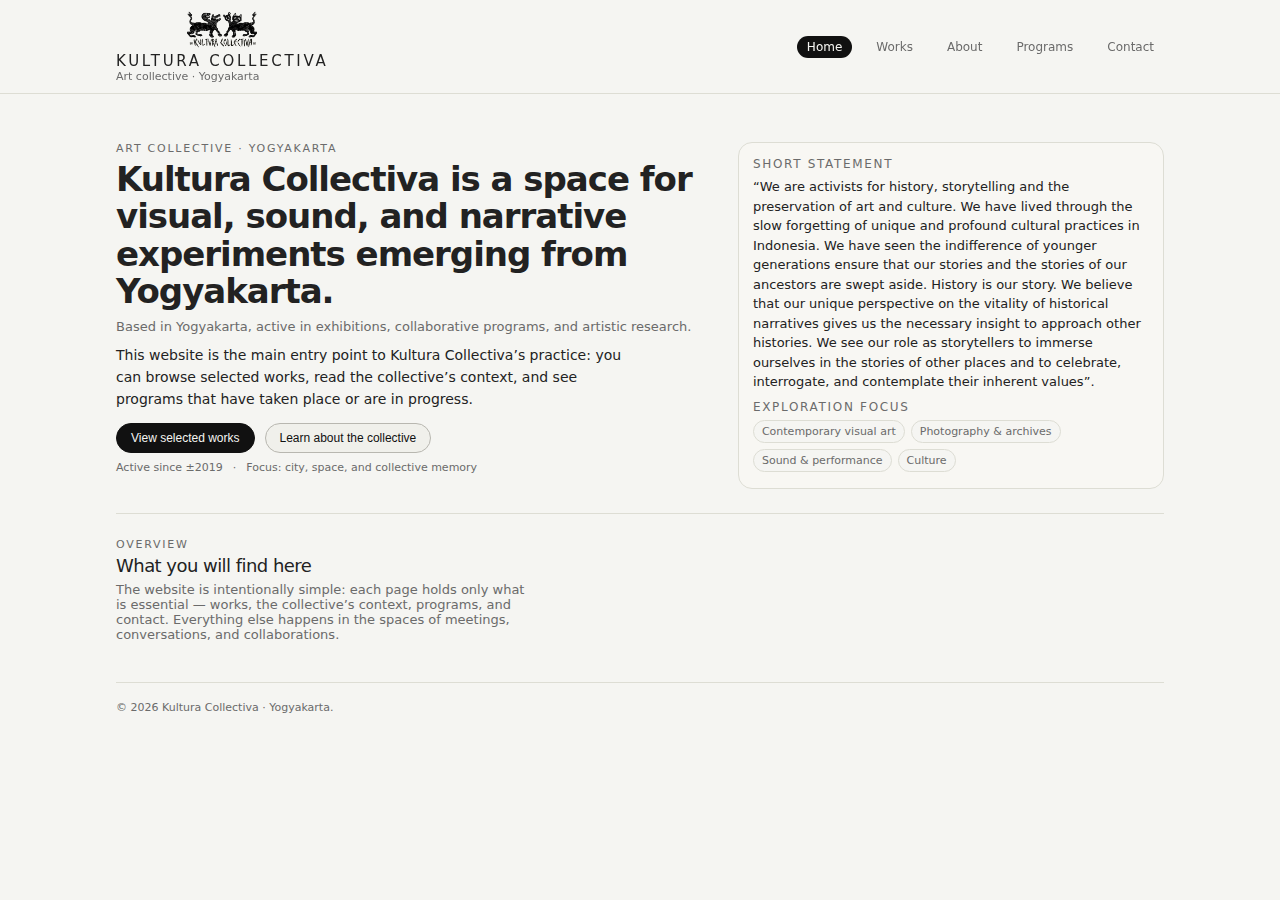
<file: index.html>
<!DOCTYPE html>
<html lang="en">
<head>
  <meta charset="UTF-8" />
  <meta name="viewport" content="width=device-width, initial-scale=1.0" />
  <title>Kultura Collectiva · Home</title>
  <link rel="stylesheet" href="style.css" />
</head>
<head><!-- Favicon -->
<link rel="icon" href="favicon.ico.ico" sizes="any">
<link rel="icon" type="image/png" href="favicon.png.png">
</head>
<body>
<header>
  <nav class="nav">
    <div class="nav-left">
  <img
    src="images/Kultura Logo.png"
    alt="Logo Kultura Collectiva"
    class="logo-mark"
  />
  <div>
    <div class="brand-title">KULTURA COLLECTIVA</div>
    <div class="brand-sub">Art collective · Yogyakarta</div>
  </div>
</div>

    </div>
    <div class="nav-links">
      <a href="index.html" class="nav-link active">Home</a>
      <a href="works.html" class="nav-link">Works</a>
      <a href="about.html" class="nav-link">About</a>
      <a href="programs.html" class="nav-link">Programs</a>
      <a href="contact.html" class="nav-link">Contact</a>
    </div>
  </nav>
</header>

<main class="page">
  <section class="hero">
    <div>
      <div class="hero-label">Art collective · Yogyakarta</div>
      <h1 class="hero-title">
        Kultura Collectiva is a space for visual, sound, and narrative experiments emerging from Yogyakarta.
      </h1>
      <p class="hero-location">
        Based in Yogyakarta, active in exhibitions, collaborative programs, and artistic research.
      </p>
      <p class="hero-text">
        This website is the main entry point to Kultura Collectiva’s practice: you can browse selected works,
        read the collective’s context, and see programs that have taken place or are in progress.
      </p>
      <div class="hero-actions">
        <a href="works.html"><button class="btn btn-primary">View selected works</button></a>
        <a href="about.html"><button class="btn btn-ghost">Learn about the collective</button></a>
      </div>
      <div class="hero-meta">
        <span>Active since ±2019</span>
        <span>·</span>
        <span>Focus: city, space, and collective memory</span>
      </div>
    </div>

    <aside class="hero-right-box">
      <div class="hero-right-title">Short statement</div>
      <p class="hero-right-text">
        “We are activists for history, storytelling and the preservation of art and culture. We have lived through the slow forgetting of unique and profound cultural practices in Indonesia. We have seen the indifference of younger generations ensure that our stories and the stories of our ancestors are swept aside. History is our story. We believe that our unique perspective on the vitality of historical narratives gives us the necessary insight to approach other histories. We see our role as storytellers to immerse ourselves in the stories of other places and to celebrate, interrogate, and contemplate their inherent values”.
      </p>
      <div class="hero-right-title" style="margin-top:8px;">Exploration focus</div>
      <div class="tags">
        <span class="tag">Contemporary visual art</span>
        <span class="tag">Photography & archives</span>
        <span class="tag">Sound & performance</span>
        <span class="tag">Culture</span>
      </div>
    </aside>
  </section>

  <section class="section">
    <div class="section-header">
      <div class="section-title-block">
        <div class="section-label">Overview</div>
        <div class="section-title">What you will find here</div>
        <p class="section-text">
          The website is intentionally simple: each page holds only what is essential — works, the collective’s context,
          programs, and contact. Everything else happens in the spaces of meetings, conversations, and collaborations.
        </p>
      </div>
    </div>
  </section>

  <footer>
    <span>© <span id="yearNow"></span> Kultura Collectiva · Yogyakarta.</span>
    <span></span>
  </footer>
</main>

<script>
  document.getElementById("yearNow").textContent = new Date().getFullYear();
</script>
</body>
</html>
</file>
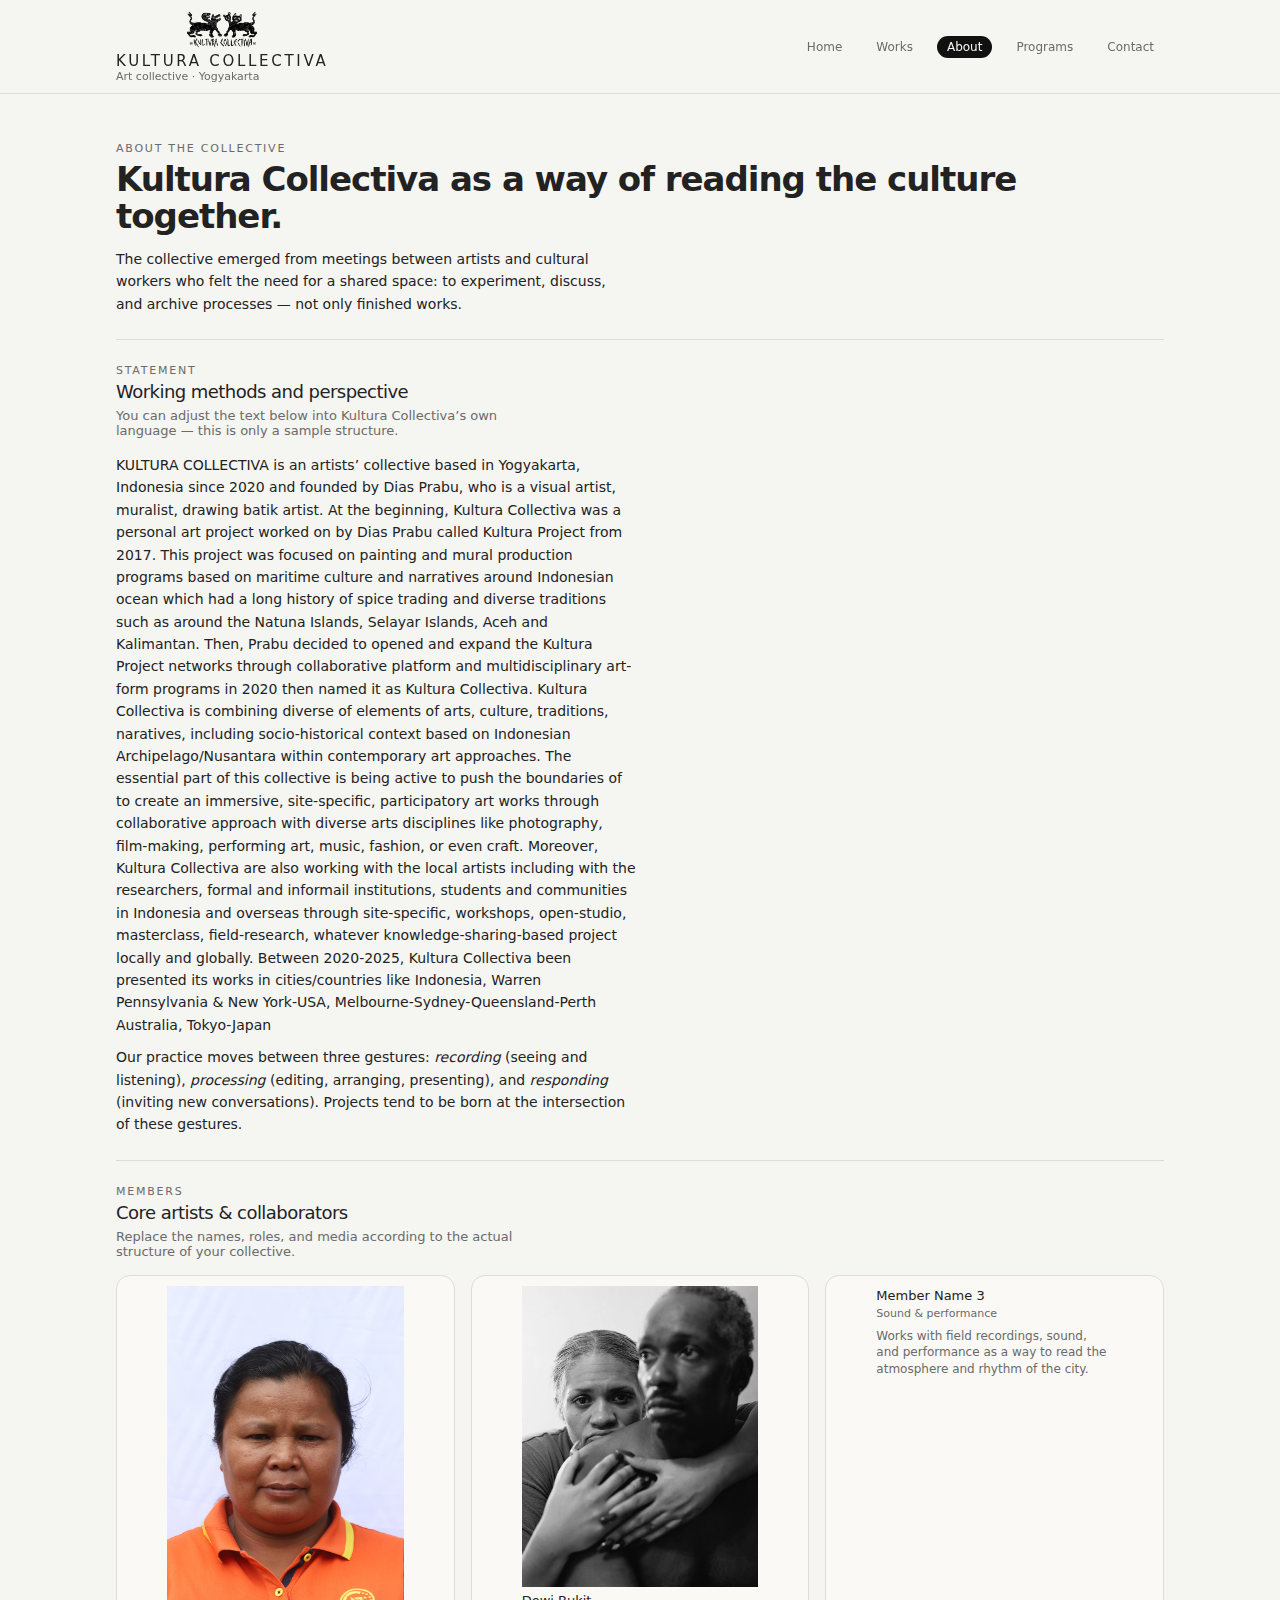
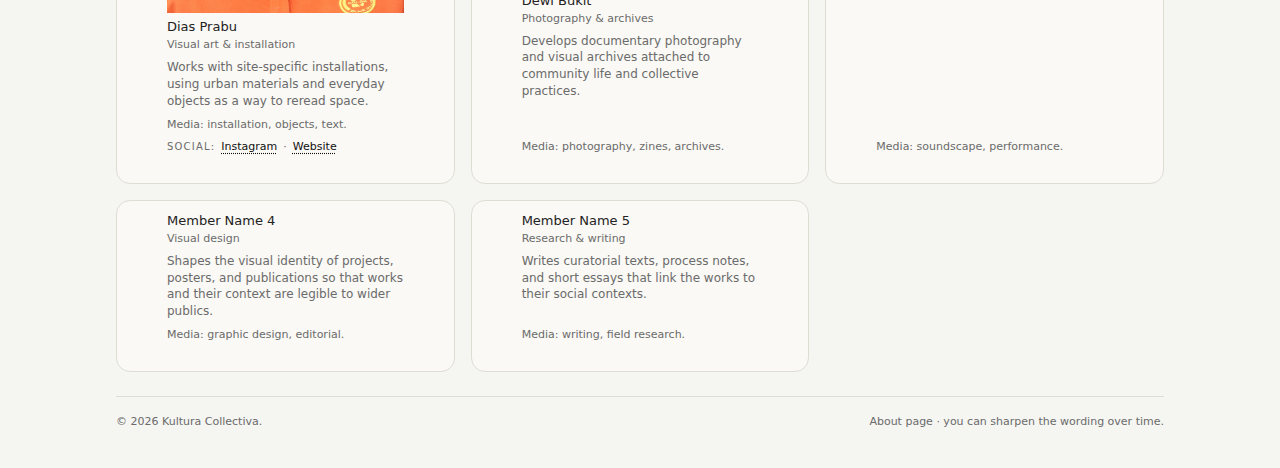
<file: about.html>
<!DOCTYPE html>
<html lang="en">
<head>
  <meta charset="UTF-8" />
  <meta name="viewport" content="width=device-width, initial-scale=1.0" />
  <title>Kultura Collectiva · About</title>
  <link rel="stylesheet" href="style.css" />
</head>
<body>
<header>
  <nav class="nav">
    <div class="nav-left">
  <img
    src="images/Kultura Logo.png"
    alt="Logo Kultura Collectiva"
    class="logo-mark"
  />
  <div>
    <div class="brand-title">KULTURA COLLECTIVA</div>
    <div class="brand-sub">Art collective · Yogyakarta</div>
  </div>
</div>

    </div>
    <div class="nav-links">
      <a href="index.html" class="nav-link">Home</a>
      <a href="works.html" class="nav-link">Works</a>
      <a href="about.html" class="nav-link active">About</a>
      <a href="programs.html" class="nav-link">Programs</a>
      <a href="contact.html" class="nav-link">Contact</a>
    </div>
  </nav>
</header>

<main class="page">
  <section class="hero-single">
    <div class="hero-label">About the collective</div>
    <h1 class="hero-title">Kultura Collectiva as a way of reading the culture together.</h1>
    <p class="hero-text" style="margin-top:12px;">
      The collective emerged from meetings between artists and cultural workers who felt the need for a shared space:
      to experiment, discuss, and archive processes — not only finished works.
    </p>
  </section>

  <section class="section">
    <div class="section-header">
      <div class="section-title-block">
        <div class="section-label">Statement</div>
        <div class="section-title">Working methods and perspective</div>
        <p class="section-text">
          You can adjust the text below into Kultura Collectiva’s own language — this is only a sample structure.
        </p>
      </div>
    </div>

    <p class="hero-text">
      KULTURA COLLECTIVA is an artists’ collective based in Yogyakarta, Indonesia since 2020 and founded by Dias Prabu, who is a visual artist, muralist, drawing batik artist. At the beginning, Kultura Collectiva was a personal art project worked on by Dias Prabu called Kultura Project from 2017. This project was focused on painting and mural production programs based on maritime culture and narratives around Indonesian ocean which had a long history of spice trading and diverse traditions such as around the Natuna Islands, Selayar Islands, Aceh and Kalimantan. Then, Prabu decided to opened and expand the Kultura Project networks through collaborative platform and multidisciplinary art-form programs in 2020 then named it as Kultura Collectiva. Kultura Collectiva is combining diverse of elements of arts, culture, traditions, naratives, including socio-historical context based on Indonesian Archipelago/Nusantara within contemporary art approaches. The essential part of this collective is being active to push the boundaries of to create an immersive, site-specific, participatory art works through collaborative approach with diverse arts disciplines like photography, film-making, performing art, music, fashion, or even craft. Moreover, Kultura Collectiva are also working with the local artists including with the researchers, formal and informail institutions, students and communities in Indonesia and overseas through site-specific, workshops, open-studio, masterclass, field-research, whatever knowledge-sharing-based project locally and globally. Between 2020-2025, Kultura Collectiva been presented its works in cities/countries like Indonesia, Warren Pennsylvania & New York-USA, Melbourne-Sydney-Queensland-Perth Australia, Tokyo-Japan
    </p>
    <p class="hero-text" style="margin-top:10px;">
      Our practice moves between three gestures: <em>recording</em> (seeing and listening), <em>processing</em>
      (editing, arranging, presenting), and <em>responding</em> (inviting new conversations). Projects tend to be born at
      the intersection of these gestures.
    </p>
  </section>

  <section class="section">
    <div class="section-header">
      <div class="section-title-block">
        <div class="section-label">Members</div>
        <div class="section-title">Core artists & collaborators</div>
        <p class="section-text">
          Replace the names, roles, and media according to the actual structure of your collective.
        </p>
      </div>
    </div>

    <div class="grid-3">
      <article class="card">
        <img src="images/member 1.jpg" alt="">
        <div class="card-title">Dias Prabu</div>
        <div class="card-meta">Visual art & installation</div>
        <p class="card-text">
          Works with site-specific installations, using urban materials and everyday objects as a way to reread space.
        </p>
        <div class="card-footnote">Media: installation, objects, text.</div>
         <div class="member-social">
    <span class="member-social-label">Social:</span>
    <a
      href="https://instagram.com/username1"
      target="_blank"
      rel="noopener"
      class="member-social-link"
    >
      Instagram
    </a>
    <span>·</span>
    <a
      href="https://username1.com"
      target="_blank"
      rel="noopener"
      class="member-social-link"
    >
      Website
    </a>
  </div>
</article>
      </article>

      <article class="card">
        <img src="images/member 2.jpg" alt="">
        <div class="card-title">Dewi Bukit</div>
        <div class="card-meta">Photography & archives</div>
        <p class="card-text">
          Develops documentary photography and visual archives attached to community life and collective practices.
        </p>
        <div class="card-footnote">Media: photography, zines, archives.</div>
      </article>

      <article class="card">
        <div class="card-title">Member Name 3</div>
        <div class="card-meta">Sound & performance</div>
        <p class="card-text">
          Works with field recordings, sound, and performance as a way to read the atmosphere and rhythm of the city.
        </p>
        <div class="card-footnote">Media: soundscape, performance.</div>
      </article>

      <article class="card">
        <div class="card-title">Member Name 4</div>
        <div class="card-meta">Visual design</div>
        <p class="card-text">
          Shapes the visual identity of projects, posters, and publications so that works and their context are legible to wider publics.
        </p>
        <div class="card-footnote">Media: graphic design, editorial.</div>
      </article>

      <article class="card">
        <div class="card-title">Member Name 5</div>
        <div class="card-meta">Research & writing</div>
        <p class="card-text">
          Writes curatorial texts, process notes, and short essays that link the works to their social contexts.
        </p>
        <div class="card-footnote">Media: writing, field research.</div>
      </article>
    </div>
  </section>

  <footer>
    <span>© <span id="yearNow"></span> Kultura Collectiva.</span>
    <span>About page · you can sharpen the wording over time.</span>
  </footer>
</main>

<script>
  document.getElementById("yearNow").textContent = new Date().getFullYear();
</script>
</body>
</html>
</file>
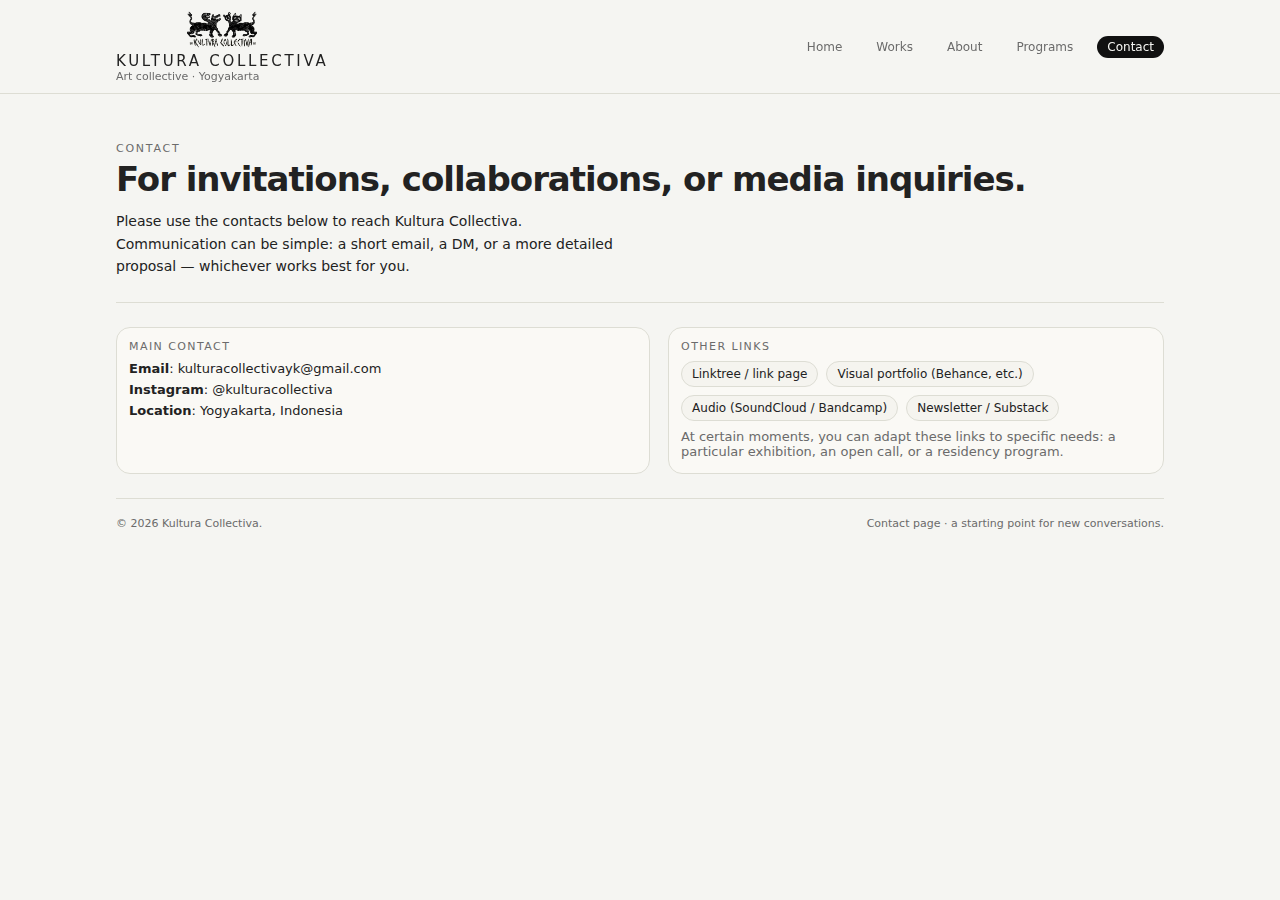
<file: contact.html>
<!DOCTYPE html>
<html lang="en">
<head>
  <meta charset="UTF-8" />
  <meta name="viewport" content="width=device-width, initial-scale=1.0" />
  <title>Kultura Collectiva · Contact</title>
  <link rel="stylesheet" href="style.css" />
</head>
<body>
<header>
  <nav class="nav">
    <div class="nav-left">
  <img
    src="images/Kultura Logo.png"
    alt="Logo Kultura Collectiva"
    class="logo-mark"
  />
  <div>
    <div class="brand-title">KULTURA COLLECTIVA</div>
    <div class="brand-sub">Art collective · Yogyakarta</div>
  </div>
</div>

    </div>
    <div class="nav-links">
      <a href="index.html" class="nav-link">Home</a>
      <a href="works.html" class="nav-link">Works</a>
      <a href="about.html" class="nav-link">About</a>
      <a href="programs.html" class="nav-link">Programs</a>
      <a href="contact.html" class="nav-link active">Contact</a>
    </div>
  </nav>
</header>

<main class="page">
  <section class="hero-single">
    <div class="hero-label">Contact</div>
    <h1 class="hero-title">For invitations, collaborations, or media inquiries.</h1>
    <p class="hero-text" style="margin-top:12px;">
      Please use the contacts below to reach Kultura Collectiva. Communication can be simple:
      a short email, a DM, or a more detailed proposal — whichever works best for you.
    </p>
  </section>

  <section class="section">
    <div class="contact-layout">
      <div class="contact-block">
        <div class="contact-label">Main contact</div>
        <ul class="contact-list">
          <li><strong>Email</strong>: kulturacollectivayk@gmail.com</li>
          <li><strong>Instagram</strong>: @kulturacollectiva</li>
          <li><strong>Location</strong>: Yogyakarta, Indonesia</li>
        </ul>
      </div>

      <div class="contact-block">
        <div class="contact-label">Other links</div>
        <div class="social-chips">
          <span class="chip">Linktree / link page</span>
          <span class="chip">Visual portfolio (Behance, etc.)</span>
          <span class="chip">Audio (SoundCloud / Bandcamp)</span>
          <span class="chip">Newsletter / Substack</span>
        </div>
        <p class="section-text" style="margin-top:8px;">
          At certain moments, you can adapt these links to specific needs: a particular exhibition,
          an open call, or a residency program.
        </p>
      </div>
    </div>
  </section>

  <footer>
    <span>© <span id="yearNow"></span> Kultura Collectiva.</span>
    <span>Contact page · a starting point for new conversations.</span>
  </footer>
</main>

<script>
  document.getElementById("yearNow").textContent = new Date().getFullYear();
</script>
</body>
</html>
</file>
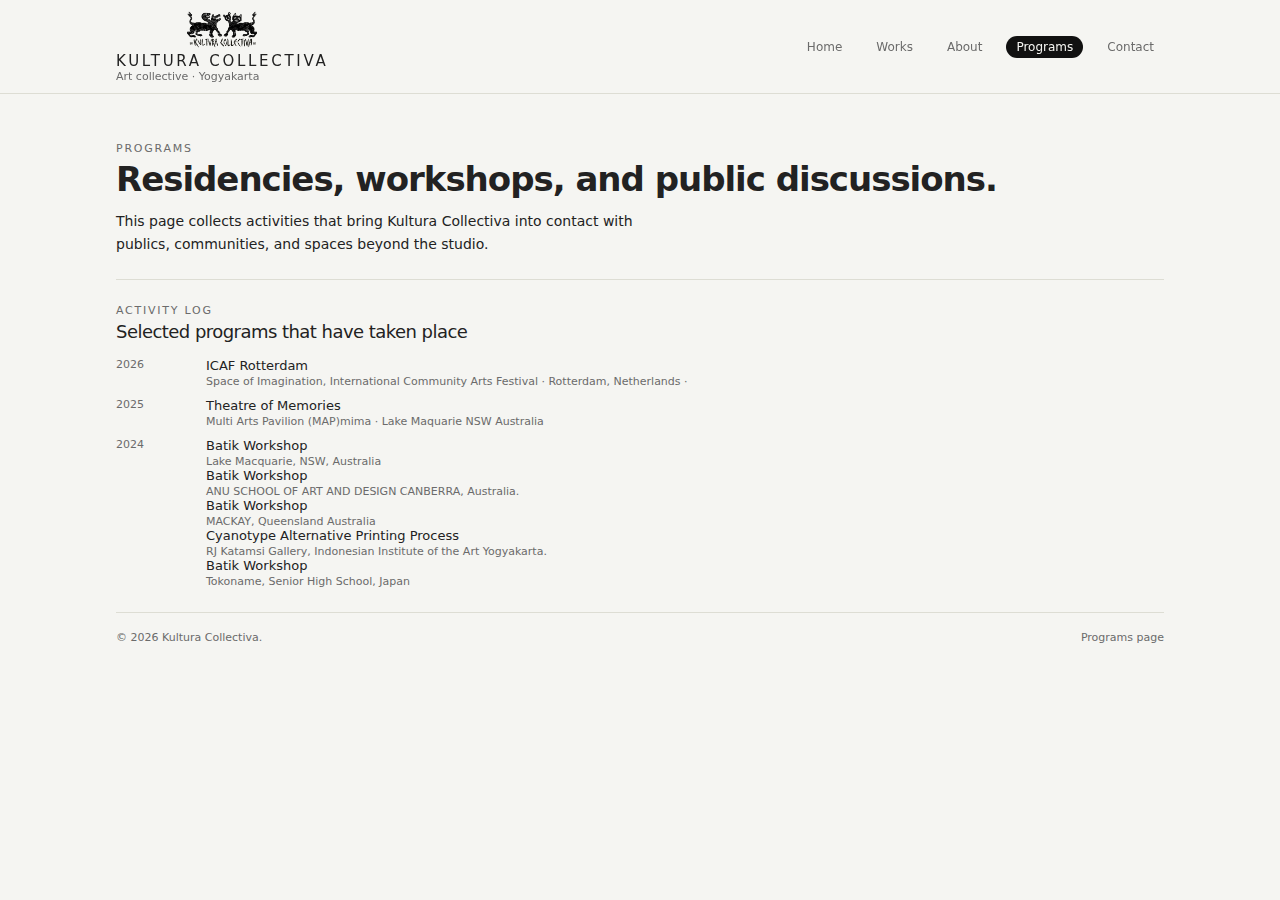
<file: programs.html>
<!DOCTYPE html>
<html lang="en">
<head>
  <meta charset="UTF-8" />
  <meta name="viewport" content="width=device-width, initial-scale=1.0" />
  <title>Kultura Collectiva · Programs</title>
  <link rel="stylesheet" href="style.css" />
</head>
<body>
<header>
  <nav class="nav">
    <div class="nav-left">
  <img
    src="images/Kultura Logo.png"
    alt="Logo Kultura Collectiva"
    class="logo-mark"
  />
  <div>
    <div class="brand-title">KULTURA COLLECTIVA</div>
    <div class="brand-sub">Art collective · Yogyakarta</div>
  </div>
</div>

    </div>
    <div class="nav-links">
      <a href="index.html" class="nav-link">Home</a>
      <a href="works.html" class="nav-link">Works</a>
      <a href="about.html" class="nav-link">About</a>
      <a href="programs.html" class="nav-link active">Programs</a>
      <a href="contact.html" class="nav-link">Contact</a>
    </div>
  </nav>
</header>

<main class="page">
  <section class="hero-single">
    <div class="hero-label">Programs</div>
    <h1 class="hero-title">Residencies, workshops, and public discussions.</h1>
    <p class="hero-text" style="margin-top:12px;">
      This page collects activities that bring Kultura Collectiva into contact with publics, communities,
      and spaces beyond the studio.
    </p>
  </section>

  <section class="section">
    <div class="section-header">
      <div class="section-title-block">
        <div class="section-label">Activity log</div>
        <div class="section-title">Selected programs that have taken place</div>
      </div>
    </div>

    <div class="program-list">
      <div class="program-item">
        <div class="program-year">2026</div>
        <div>
          <div class="program-title">ICAF Rotterdam</div>
          <div class="program-meta">
            Space of Imagination, International Community Arts Festival · Rotterdam, Netherlands · 
          </div>
        </div>
      </div>
<div class="program-list">
      <div class="program-item">
        <div class="program-year">2025</div>
        <div>
          <div class="program-title">Theatre of Memories</div>
          <div class="program-meta">
            Multi Arts Pavilion (MAP)mima · Lake Maquarie NSW Australia
          </div>
        </div>
      </div>
      <div class="program-item">
        <div class="program-year">2024</div>
        <div>
          <div class="program-title">Batik Workshop</div>
          <div class="program-meta">
            Lake Macquarie, NSW, Australia
          </div>
          <div class="program-title">Batik Workshop</div>
          <div class="program-meta">
            ANU SCHOOL OF ART AND DESIGN CANBERRA, Australia.
          </div>
          <div class="program-title">Batik Workshop</div>
          <div class="program-meta">
            MACKAY, Queensland Australia
          </div>
          <div class="program-title">Cyanotype Alternative Printing Process</div>
          <div class="program-meta">
            RJ Katamsi Gallery, Indonesian Institute of the Art Yogyakarta.
          </div>
          <div class="program-title">Batik Workshop</div>
          <div class="program-meta">
            Tokoname, Senior High School, Japan
          </div>
        </div>
      </div>

      
    </div>
  </section>

  <footer>
    <span>© <span id="yearNow"></span> Kultura Collectiva.</span>
    <span>Programs page </span>
  </footer>
</main>

<script>
  document.getElementById("yearNow").textContent = new Date().getFullYear();
</script>
</body>
</html>
</file>
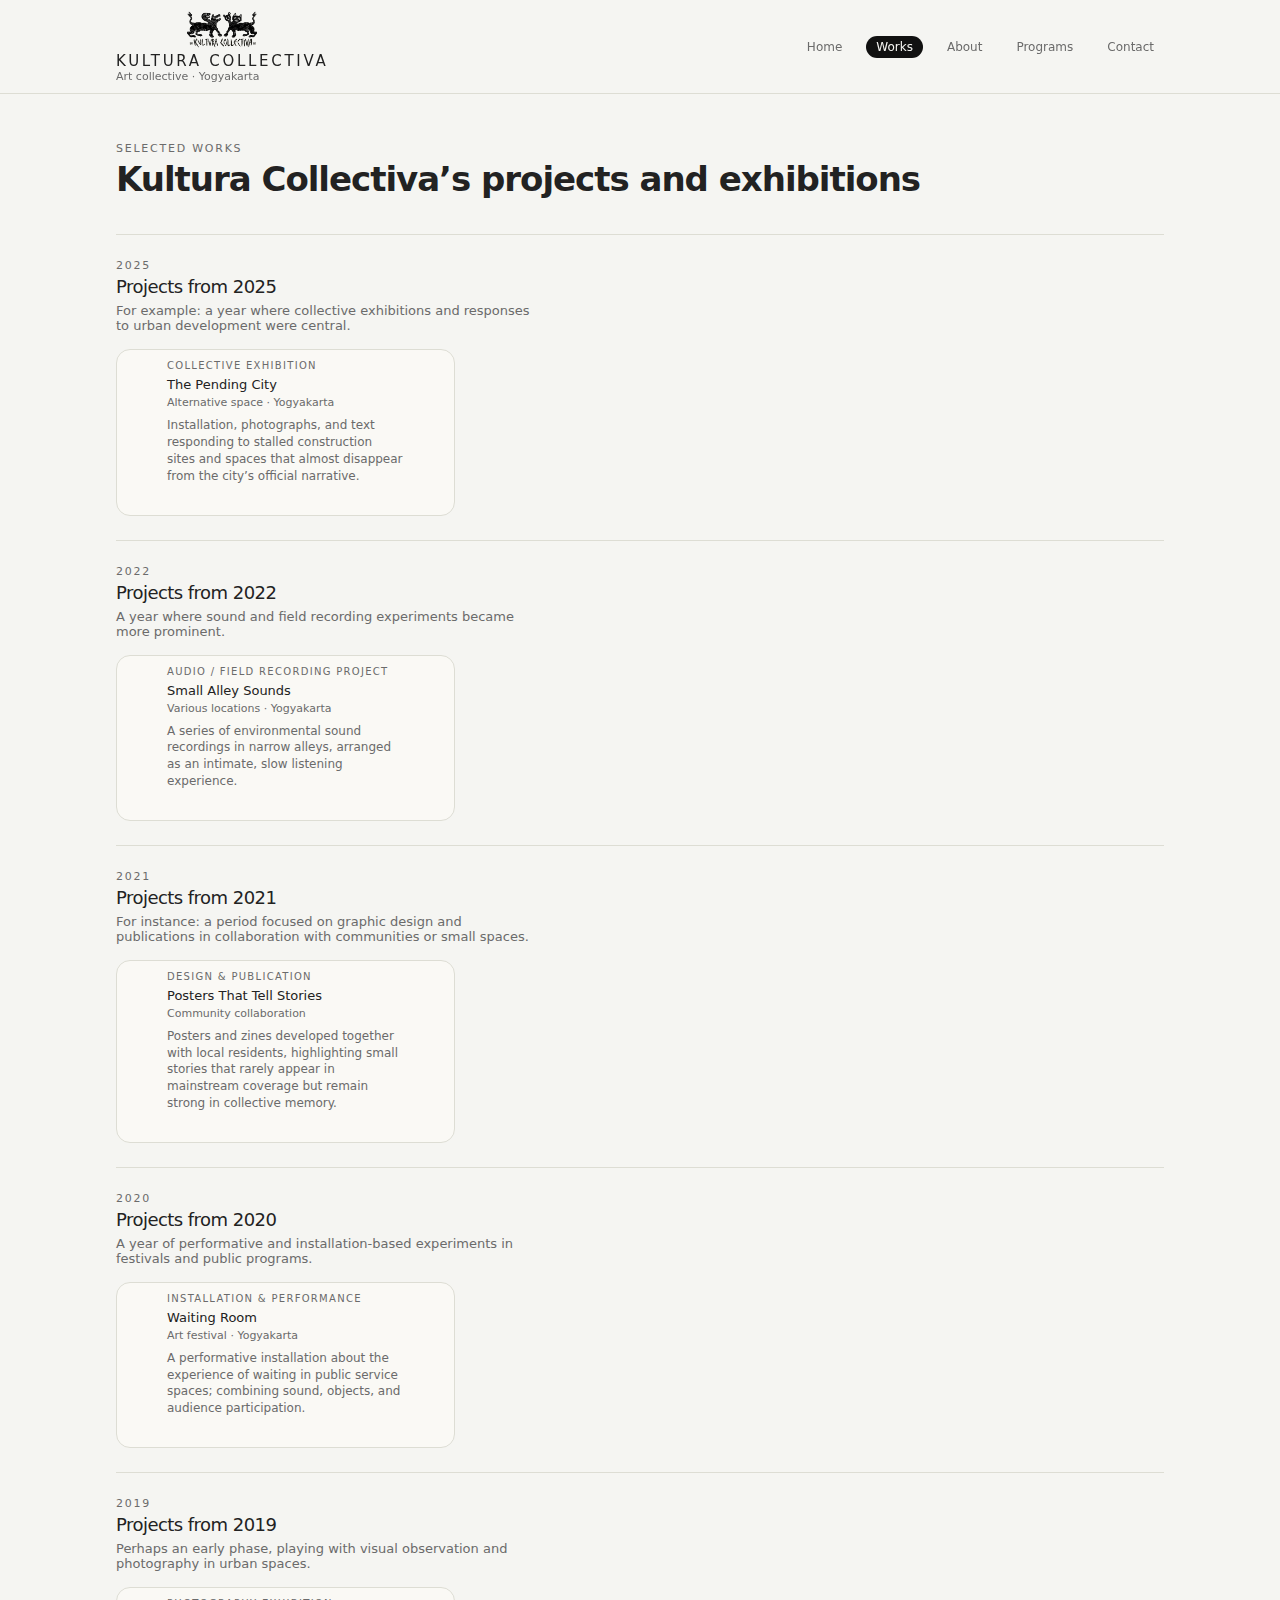
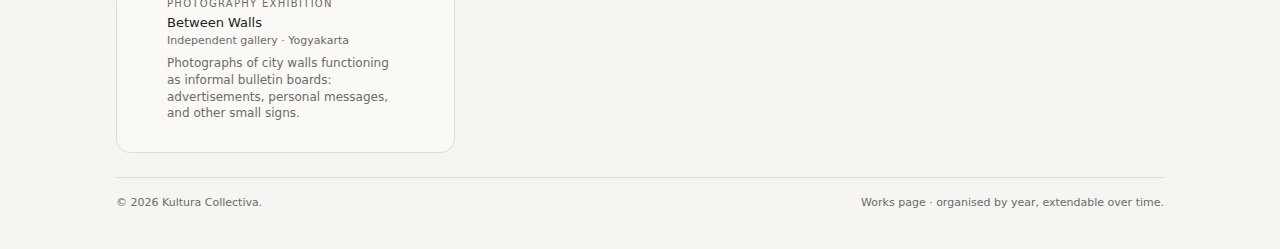
<file: works.html>
<!DOCTYPE html>
<html lang="en">
<head>
  <meta charset="UTF-8" />
  <meta name="viewport" content="width=device-width, initial-scale=1.0" />
  <title>Kultura Collectiva · Works</title>
  <link rel="stylesheet" href="style.css" />
</head>
<body>
<header>
  <nav class="nav">
    <div class="nav-left">
  <img
    src="images/Kultura Logo.png"
    alt="Logo Kultura Collectiva"
    class="logo-mark"
  />
  <div>
    <div class="brand-title">KULTURA COLLECTIVA</div>
    <div class="brand-sub">Art collective · Yogyakarta</div>
  </div>
</div>

    </div>
    <div class="nav-links">
      <a href="index.html" class="nav-link">Home</a>
      <a href="works.html" class="nav-link active">Works</a>
      <a href="about.html" class="nav-link">About</a>
      <a href="programs.html" class="nav-link">Programs</a>
      <a href="contact.html" class="nav-link">Contact</a>
    </div>
  </nav>
</header>

<main class="page">
  <!-- HERO / INTRO -->
  <section class="hero-single">
    <div class="hero-label">Selected works</div>
    <h1 class="hero-title">Kultura Collectiva’s projects and exhibitions</h1>
    <p class="hero-text" style="margin-top:12px;">
      
    </p>
  </section>

  <!-- 2025 -->
  <section class="section">
    <div class="section-header">
      <div class="section-title-block">
        <div class="section-label">2025</div>
        <div class="section-title">Projects from 2025</div>
        <p class="section-text">
          For example: a year where collective exhibitions and responses to urban development were central.
        </p>
      </div>
    </div>

    <div class="grid-3">
      <article class="card">
        <div class="card-label">Collective exhibition</div>
        <h2 class="card-title">The Pending City</h2>
        <div class="card-meta">Alternative space · Yogyakarta</div>
        <p class="card-text">
          Installation, photographs, and text responding to stalled construction sites and spaces that almost disappear from the city’s official narrative.
        </p>
      </article>
    </div>
  </section>

  <!-- 2022 -->
  <section class="section">
    <div class="section-header">
      <div class="section-title-block">
        <div class="section-label">2022</div>
        <div class="section-title">Projects from 2022</div>
        <p class="section-text">
          A year where sound and field recording experiments became more prominent.
        </p>
      </div>
    </div>

    <div class="grid-3">
      <article class="card">
        <div class="card-label">Audio / field recording project</div>
        <h2 class="card-title">Small Alley Sounds</h2>
        <div class="card-meta">Various locations · Yogyakarta</div>
        <p class="card-text">
          A series of environmental sound recordings in narrow alleys, arranged as an intimate, slow listening experience.
        </p>
      </article>
    </div>
  </section>

  <!-- 2021 -->
  <section class="section">
    <div class="section-header">
      <div class="section-title-block">
        <div class="section-label">2021</div>
        <div class="section-title">Projects from 2021</div>
        <p class="section-text">
          For instance: a period focused on graphic design and publications in collaboration with communities or small spaces.
        </p>
      </div>
    </div>

    <div class="grid-3">
      <article class="card">
        <div class="card-label">Design & publication</div>
        <h2 class="card-title">Posters That Tell Stories</h2>
        <div class="card-meta">Community collaboration</div>
        <p class="card-text">
          Posters and zines developed together with local residents, highlighting small stories that rarely appear in mainstream coverage
          but remain strong in collective memory.
        </p>
      </article>
    </div>
  </section>

  <!-- 2020 -->
  <section class="section">
    <div class="section-header">
      <div class="section-title-block">
        <div class="section-label">2020</div>
        <div class="section-title">Projects from 2020</div>
        <p class="section-text">
          A year of performative and installation-based experiments in festivals and public programs.
        </p>
      </div>
    </div>

    <div class="grid-3">
      <article class="card">
        <div class="card-label">Installation & performance</div>
        <h2 class="card-title">Waiting Room</h2>
        <div class="card-meta">Art festival · Yogyakarta</div>
        <p class="card-text">
          A performative installation about the experience of waiting in public service spaces; combining sound, objects,
          and audience participation.
        </p>
      </article>
    </div>
  </section>

  <!-- 2019 -->
  <section class="section">
    <div class="section-header">
      <div class="section-title-block">
        <div class="section-label">2019</div>
        <div class="section-title">Projects from 2019</div>
        <p class="section-text">
          Perhaps an early phase, playing with visual observation and photography in urban spaces.
        </p>
      </div>
    </div>

    <div class="grid-3">
      <article class="card">
        <div class="card-label">Photography exhibition</div>
        <h2 class="card-title">Between Walls</h2>
        <div class="card-meta">Independent gallery · Yogyakarta</div>
        <p class="card-text">
          Photographs of city walls functioning as informal bulletin boards: advertisements, personal messages,
          and other small signs.
        </p>
      </article>
    </div>
  </section>

  <footer>
    <span>© <span id="yearNow"></span> Kultura Collectiva.</span>
    <span>Works page · organised by year, extendable over time.</span>
  </footer>
</main>

<script>
  document.getElementById("yearNow").textContent = new Date().getFullYear();
</script>
</body>
</html>
</file>
<file: style.css>
:root {
  --bg: #f5f5f2;
  --bg-alt: #f0efe9;
  --text-main: #222222;
  --text-muted: #6b6b6b;
  --line: #ddddd4;
  --accent: #111111;
  --accent-soft: #b8b7b0;
  --radius: 14px;
}
.logo-mark {
  height: 40px;     /* atur sesuai selera */
  width: auto;
  margin-right: 0%;
}
.nav-left {
  flex-direction: row;
  align-items: center;
  gap: 8px;
}

* {
  box-sizing: border-box;
  margin: 0;
  padding: 0;
}

body {
  font-family: system-ui, -apple-system, BlinkMacSystemFont, "Segoe UI", sans-serif;
  background: var(--bg);
  color: var(--text-main);
  -webkit-font-smoothing: antialiased;
}

a {
  color: inherit;
  text-decoration: none;
}

.page {
  max-width: 1080px;
  margin: 0 auto;
  padding: 20px 16px 40px;
}

/* HEADER / NAV */
header {
  position: sticky;
  top: 0;
  z-index: 10;
  backdrop-filter: blur(16px);
  background: rgba(245, 245, 242, 0.9);
  border-bottom: 1px solid var(--line);
}

.nav {
  max-width: 1080px;
  margin: 0 auto;
  padding: 10px 16px;
  display: flex;
  align-items: center;
  justify-content: space-between;
  gap: 16px;
}

.nav-left {
  display: flex;
  flex-direction: column;
  gap: 2px;
}

.brand-title {
  font-size: 15px;
  letter-spacing: 0.18em;
  text-transform: uppercase;
}

.brand-sub {
  font-size: 11px;
  color: var(--text-muted);
}

.nav-links {
  display: flex;
  gap: 14px;
  flex-wrap: wrap;
  font-size: 12px;
  color: var(--text-muted);
}

.nav-link {
  padding: 4px 10px;
  border-radius: 999px;
  transition: background 0.15s, color 0.15s;
}

.nav-link:hover {
  background: #e1e0da;
  color: var(--accent);
}

.nav-link.active {
  background: var(--accent);
  color: #f5f5f2;
}

/* HERO / GENERIC SECTION TOP */
.hero {
  padding: 28px 0 24px;
  border-bottom: 1px solid var(--line);
  display: grid;
  grid-template-columns: minmax(0, 1.8fr) minmax(0, 1.3fr);
  gap: 32px;
}

.hero-single {
  padding: 28px 0 24px;
  border-bottom: 1px solid var(--line);
}

.hero-label {
  font-size: 11px;
  letter-spacing: 0.16em;
  text-transform: uppercase;
  color: var(--text-muted);
}

.hero-title {
  font-size: clamp(26px, 4vw, 34px);
  letter-spacing: -0.03em;
  line-height: 1.1;
  margin-top: 6px;
}

.hero-location {
  font-size: 13px;
  color: var(--text-muted);
  margin-top: 8px;
}

.hero-text {
  font-size: 14px;
  color: var(--text-main);
  max-width: 520px;
  line-height: 1.6;
  margin-top: 10px;
}

.hero-actions {
  display: flex;
  flex-wrap: wrap;
  gap: 10px;
  margin-top: 12px;
}

.btn {
  border-radius: 999px;
  border: 1px solid var(--accent-soft);
  padding: 7px 14px;
  font-size: 12px;
  background: transparent;
  cursor: pointer;
  display: inline-flex;
  align-items: center;
  gap: 8px;
  transition: background 0.15s, color 0.15s, border-color 0.15s;
}

.btn-primary {
  background: var(--accent);
  color: #f5f5f2;
  border-color: var(--accent);
}

.btn-primary:hover {
  background: #000;
}

.btn-ghost {
  color: var(--accent);
  background: #f0f0eb;
}

.btn-ghost:hover {
  background: #e0dfd7;
}

.hero-meta {
  display: flex;
  flex-wrap: wrap;
  gap: 10px;
  font-size: 11px;
  color: var(--text-muted);
  margin-top: 8px;
}

.hero-right-box {
  border-radius: var(--radius);
  border: 1px solid var(--line);
  padding: 14px 14px 16px;
  background: #f8f7f3;
}

.hero-right-title {
  font-size: 12px;
  letter-spacing: 0.14em;
  text-transform: uppercase;
  color: var(--text-muted);
}

.hero-right-text {
  font-size: 13px;
  color: var(--text-main);
  line-height: 1.5;
  margin-top: 6px;
}

/* SECTION GENERIC */
.section {
  padding: 24px 0;
  border-bottom: 1px solid var(--line);
}

.section-header {
  display: flex;
  justify-content: space-between;
  align-items: flex-start;
  gap: 18px;
  margin-bottom: 16px;
  flex-wrap: wrap;
}

.section-title-block {
  max-width: 420px;
}

.section-label {
  font-size: 11px;
  letter-spacing: 0.16em;
  text-transform: uppercase;
  color: var(--text-muted);
}

.section-title {
  font-size: 18px;
  letter-spacing: -0.03em;
  margin-top: 4px;
}

.section-text {
  font-size: 13px;
  color: var(--text-muted);
  margin-top: 6px;
}
/* SECTION WITH BACKGROUND IMAGE (for 2023 works) */
.section-with-bg {
  position: relative;
  overflow: hidden;
}

.section-with-bg::before {
  content: "";
  position: absolute;
  inset: 0;
  background-image: url("images/background.jpg"); /* ganti sesuai nama file */
  background-size: cover;
  background-position: center;
  background-repeat: no-repeat;
  opacity: 0.3;          /* atur intensitas: 0.2–0.4 biasanya aman */
  z-index: 0;
}

/* supaya konten di atas background */
.section-with-bg > * {
  position: relative;
  z-index: 1;
}

/* optional: sedikit tambahin backdrop di card supaya tetap kebaca */
.section-with-bg .card {
  background: rgba(250, 249, 245, 0.92);   /* semi transparan */
  backdrop-filter: blur(2px);
}
.section-center .grid-3 {
  justify-content: center;
}

.section-center .card {
  margin-left: auto;
  margin-right: auto;
}

/* TAGS */
.tags {
  display: flex;
  flex-wrap: wrap;
  gap: 6px;
  margin-top: 6px;
}

.tag {
  font-size: 11px;
  padding: 4px 8px;
  border-radius: 999px;
  border: 1px solid var(--line);
  background: #f5f5f2;
  color: var(--text-muted);
}

/* GRID: MEMBERS & WORKS */
.grid-3 {
  display: grid;
  grid-template-columns: repeat(3, minmax(0, 1fr));
  gap: 16px;
}

.card {
  border-radius: var(--radius);
  border: 1px solid var(--line);
  padding: 10px 50px 30px;
  background: #faf9f5;
  display: flex;
  flex-direction: column;
  gap: 4px;
}

.card-label {
  font-size: 10px;
  text-transform: uppercase;
  letter-spacing: 0.13em;
  color: var(--text-muted);
}

.card-title {
  font-size: 13px;
  font-weight: 500;
  margin-top: 2px;
}

.card-meta {
  font-size: 11px;
  color: var(--text-muted);
}

.card-text {
  font-size: 12px;
  color: var(--text-muted);
  margin-top: 4px;
  line-height: 1.4;
  flex: 1;
}

.card-footnote {
  font-size: 11px;
  color: var(--text-muted);
  margin-top: 4px;
}

.member-social {
  margin-top: 5px;
  display: flex;
  flex-wrap: wrap;
  align-items: center;
  gap: 6px;
  font-size: 11px;
  color: var(--text-muted);
}

.member-social-label {
  text-transform: uppercase;
  letter-spacing: 0.12em;
  font-size: 10px;
}

.member-social-link {
  text-decoration: underline;
  text-decoration-style: dotted;
  text-underline-offset: 3px;
  color: var(--accent);
}

.member-social-link:hover {
  color: var(--text-main);
}


.member-photo {
  width: 100%;
  height: 180px;        /* boleh diubah 150–220 sesuai selera */
  object-fit: cover;
  border-radius: 10px;
  margin-bottom: 8px;
  background: #e3e2dd;
}
/* PROGRAM LIST */
.program-list {
  display: flex;
  flex-direction: column;
  gap: 10px;
  font-size: 12px;
  color: var(--text-muted);
}

.program-item {
  display: grid;
  grid-template-columns: 80px minmax(0, 1fr);
  gap: 10px;
}

.program-year {
  font-size: 11px;
  color: var(--text-muted);
}

.program-title {
  font-size: 13px;
  font-weight: 500;
  color: var(--text-main);
}

.program-meta {
  font-size: 11px;
  margin-top: 2px;
}

/* CONTACT */
.contact-layout {
  display: grid;
  grid-template-columns: minmax(0, 1.4fr) minmax(0, 1.3fr);
  gap: 18px;
}

.contact-block {
  border-radius: var(--radius);
  border: 1px solid var(--line);
  padding: 12px 12px 14px;
  background: #faf9f5;
  font-size: 13px;
  color: var(--text-main);
}

.contact-list {
  list-style: none;
  margin-top: 8px;
  display: flex;
  flex-direction: column;
  gap: 6px;
}

.contact-label {
  font-size: 11px;
  color: var(--text-muted);
  text-transform: uppercase;
  letter-spacing: 0.13em;
}

.social-chips {
  display: flex;
  flex-wrap: wrap;
  gap: 8px;
  margin-top: 8px;
  font-size: 12px;
}

.chip {
  border-radius: 999px;
  border: 1px solid var(--line);
  padding: 5px 10px;
  background: #f5f4ef;
}

/* FOOTER */
footer {
  padding-top: 18px;
  font-size: 11px;
  color: var(--text-muted);
  display: flex;
  justify-content: space-between;
  flex-wrap: wrap;
  gap: 10px;
}

footer a {
  text-decoration: underline;
  text-decoration-style: dotted;
  text-underline-offset: 3px;
}
/* LIGHTBOX / IMAGE VIEWER */
.lightbox-overlay {
  position: fixed;
  inset: 0;
  background: rgba(0, 0, 0, 0.78);
  display: none;              /* akan diubah ke flex lewat JS */
  align-items: center;
  justify-content: center;
  z-index: 50;
}

.lightbox-inner {
  max-width: min(90vw, 1000px);
  max-height: 90vh;
  display: flex;
  flex-direction: column;
  gap: 8px;
  position: relative;
}

.lightbox-image {
  max-width: 100%;
  max-height: 80vh;
  border-radius: 12px;
  object-fit: contain;
  background: #111111;
}

.lightbox-caption {
  font-size: 12px;
  color: #e5e5e5;
  line-height: 1.4;
}

.lightbox-close {
  position: absolute;
  top: -34px;
  right: 0;
  border: none;
  background: transparent;
  color: #f5f5f2;
  font-size: 22px;
  cursor: pointer;
}

.lightbox-close:hover {
  color: #ffffff;
}

/* bikin kursor gambar seperti bisa di-zoom */
.gallery-image {
  cursor: zoom-in;
}

/* RESPONSIVE */
@media (max-width: 900px) {
  .hero {
    grid-template-columns: minmax(0, 1fr);
  }

  .hero-right-box {
    order: -1;
  }

  .grid-3 {
    grid-template-columns: repeat(2, minmax(0, 1fr));
  }

  .contact-layout {
    grid-template-columns: minmax(0, 1fr);
  }
}

@media (max-width: 640px) {
  .nav {
    flex-direction: column;
    align-items: flex-start;
  }

  .grid-3 {
    grid-template-columns: minmax(0, 1fr);
  }

  .program-item {
    grid-template-columns: 70px minmax(0, 1fr);
  }
}
/* GALLERY */
.gallery-intro {
  max-width: 520px;
  font-size: 13px;
  color: var(--text-muted);
  margin-top: 10px;
}

.gallery-grid {
  margin-top: 18px;
  display: grid;
  grid-template-columns: repeat(3, minmax(0, 1fr));
  gap: 14px;
}

.gallery-item {
  border-radius: 12px;
  overflow: hidden;
  border: 1px solid var(--line);
  background: #faf9f5;
  display: flex;
  flex-direction: column;
}

.gallery-image {
  width: 100%;
  height: 190px;
  object-fit: cover;
  background: #e3e2dd;
}

.gallery-caption {
  padding: 8px 10px 10px;
  font-size: 11px;
  color: var(--text-muted);
}

.gallery-caption-title {
  font-size: 12px;
  color: var(--text-main);
  margin-bottom: 2px;
}

/* responsive gallery */
@media (max-width: 900px) {
  .gallery-grid {
    grid-template-columns: repeat(2, minmax(0, 1fr));
  }
}

@media (max-width: 640px) {
  .gallery-grid {
    grid-template-columns: minmax(0, 1fr);
  }
}
/* OVERRIDE UNTUK HALAMAN WORKS: TEKS LEBIH LEBAR */
.works-page .hero-text {
  max-width: none;        /* jangan dibatasi 520px */
}

.works-page .section-title-block {
  max-width: none;        /* biar paragraf section bisa full lebar */
}
/* OVERRIDE UNTUK HALAMAN WORKS: CARD LEBIH BESAR */
.works-page .grid-3 {
  grid-template-columns: repeat(2, minmax(0, 1fr)); /* dari 3 → 2 kolom di desktop */
  gap: 20px;                                        /* jarak antar card sedikit lebih besar */
}

.works-page .card {
  padding: 16px 16px 18px;      /* lebih tebal dari 10px */
  min-height: 180px;            /* biar nggak terlalu pendek */
}

.works-page .card-title {
  font-size: 14px;              /* sedikit lebih besar */
}

.works-page .card-text {
  font-size: 13px;
  line-height: 1.6;
}
.home-work {
  width: 100%;
  height: 100vh;
  overflow: hidden;
}

.home-work img {
  width: 100%;
  height: 100%;
  object-fit: cover;
}
.home-work img {
  object-fit: cover;
}

@media (max-width: 640px) {
  .home-work {
    padding: 24px;
    height: auto;
  }

  .home-work img {
    object-fit: contain;
    max-height: 70vh;
  }
}
</file>
